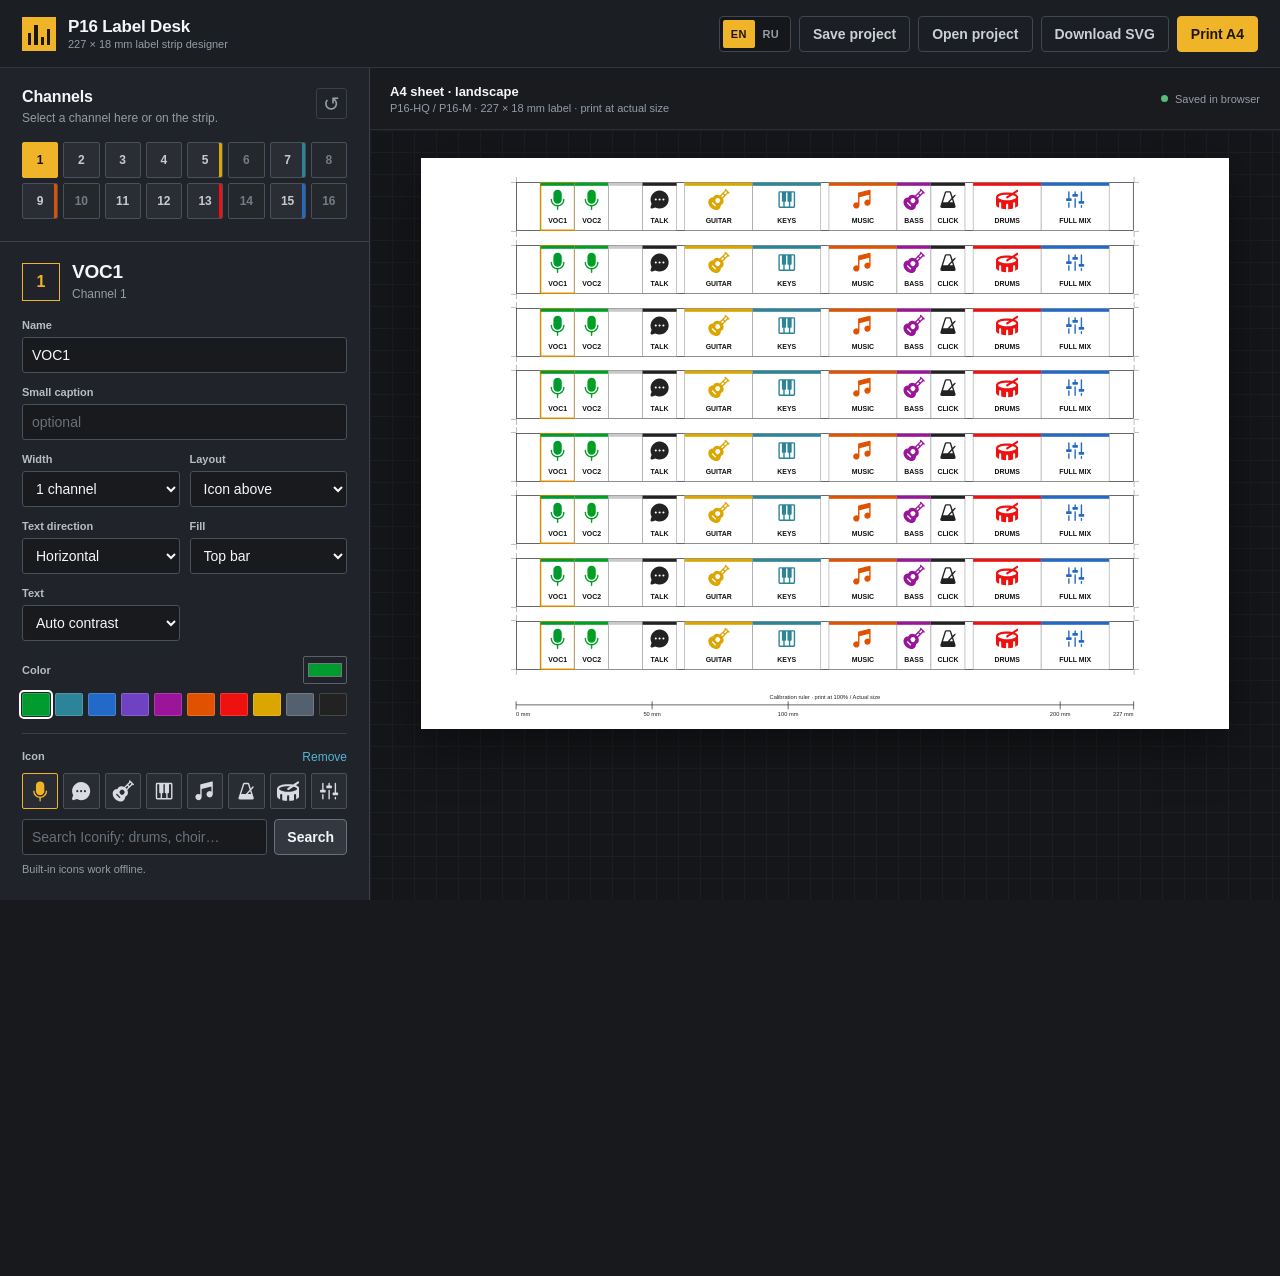
<file: index.html>
<!doctype html>
<html lang="en">
<head>
  <meta charset="utf-8">
  <meta name="viewport" content="width=device-width, initial-scale=1">
  <meta name="color-scheme" content="dark">
  <meta name="description" content="Free online label strip designer for Behringer P16-M and P16-HQ personal monitor mixers. Add channel names, icons and colors, then print at actual size on A4.">
  <meta name="robots" content="index, follow">
  <link rel="canonical" href="https://p16-labels-constructor.pages.dev/">
  <link rel="alternate" hreflang="en" href="https://p16-labels-constructor.pages.dev/">
  <link rel="alternate" hreflang="ru" href="https://p16-labels-constructor.pages.dev/ru/">
  <link rel="alternate" hreflang="x-default" href="https://p16-labels-constructor.pages.dev/">
  <meta property="og:type" content="website">
  <meta property="og:site_name" content="P16 Label Desk">
  <meta property="og:title" content="Behringer P16-M / P16-HQ Label Strip Designer">
  <meta property="og:description" content="Design channel labels with icons and colors, export SVG, or print up to eight exact-size strips on A4.">
  <meta property="og:url" content="https://p16-labels-constructor.pages.dev/">
  <meta name="twitter:card" content="summary">
  <meta name="twitter:title" content="Behringer P16-M / P16-HQ Label Strip Designer">
  <meta name="twitter:description" content="Free online designer for printable 227 × 18 mm P16 channel label strips.">
  <title>Behringer P16-M / P16-HQ Label Strip Designer | P16 Label Desk</title>
  <script type="application/ld+json">
    {
      "@context": "https://schema.org",
      "@type": "WebApplication",
      "name": "P16 Label Desk",
      "url": "https://p16-labels-constructor.pages.dev/",
      "description": "Free online label strip designer for Behringer P16-M and P16-HQ personal monitor mixers.",
      "applicationCategory": "DesignApplication",
      "operatingSystem": "Any",
      "browserRequirements": "Requires a modern browser with JavaScript",
      "inLanguage": "en",
      "isAccessibleForFree": true,
      "offers": { "@type": "Offer", "price": "0", "priceCurrency": "USD" }
    }
  </script>
  <link rel="stylesheet" href="styles.css?v=20260908-1">
</head>
<body>
  <header class="topbar">
    <div class="brand" aria-label="P16 Label Desk">
      <span class="brand-mark" aria-hidden="true"><i></i><i></i><i></i><i></i></span>
      <div><h1>P16 Label Desk</h1><small id="brandSubtitle">227 × 18 mm label strip designer</small></div>
    </div>
    <div class="top-actions">
      <div class="language-switcher" role="group" aria-label="Interface language" data-i18n-aria-label="language.label">
        <button type="button" data-language="en" aria-pressed="true">EN</button>
        <button type="button" data-language="ru" aria-pressed="false">RU</button>
      </div>
      <button class="button ghost" id="exportJson" type="button" data-i18n="actions.saveProject">Save project</button>
      <label class="button ghost file-button" for="importJson" data-i18n="actions.openProject">Open project</label>
      <input id="importJson" type="file" accept="application/json,.json" hidden>
      <button class="button ghost" id="downloadSvg" type="button" data-i18n="actions.downloadSvg">Download SVG</button>
      <button class="button primary" id="printSheet" type="button" data-i18n="actions.printA4">Print A4</button>
    </div>
  </header>

  <main class="workspace">
    <aside class="editor" aria-label="Label editor" data-i18n-aria-label="aria.editor">
      <section class="editor-section channel-section">
        <div class="section-heading">
          <div>
            <h2 data-i18n="channels.heading">Channels</h2>
            <p data-i18n="channels.hint">Select a channel here or on the strip.</p>
          </div>
          <button class="icon-button" id="resetProject" type="button" title="Reset to the default layout" aria-label="Reset to the default layout" data-i18n-title="actions.reset" data-i18n-aria-label="actions.reset">↺</button>
        </div>
        <div class="channel-grid" id="channelGrid" aria-label="Channel selection" data-i18n-aria-label="aria.channelSelection"></div>
      </section>

      <section class="editor-section selected-section">
        <div class="selected-heading">
          <span class="channel-badge" id="selectedNumber">1</span>
          <div><h2 id="selectedTitle">VOC1</h2><p id="selectedRange">Channel 1</p></div>
        </div>

        <div class="form-grid">
          <label class="field field-wide">
            <span data-i18n="fields.name">Name</span>
            <input id="channelName" data-testid="channel-name" type="text" maxlength="24" autocomplete="off">
          </label>
          <label class="field field-wide">
            <span data-i18n="fields.subtitle">Small caption</span>
            <input id="channelSubtitle" type="text" maxlength="32" placeholder="optional" data-i18n-placeholder="fields.optional" autocomplete="off">
          </label>
          <label class="field">
            <span data-i18n="fields.width">Width</span>
            <select id="channelSpan">
              <option value="1" data-i18n="span.one">1 channel</option>
              <option value="2" data-i18n="span.two">2 channels</option>
            </select>
          </label>
          <label class="field">
            <span data-i18n="fields.layout">Layout</span>
            <select id="channelLayout">
              <option value="stack" data-i18n="layout.stack">Icon above</option>
              <option value="left" data-i18n="layout.left">Icon on the left</option>
              <option value="text" data-i18n="layout.text">Text only</option>
              <option value="icon" data-i18n="layout.icon">Icon only</option>
            </select>
          </label>
          <label class="field">
            <span data-i18n="fields.orientation">Text direction</span>
            <select id="channelOrientation">
              <option value="horizontal" data-i18n="orientation.horizontal">Horizontal</option>
              <option value="vertical" data-i18n="orientation.vertical">Vertical · top to bottom</option>
              <option value="vertical-reverse" data-i18n="orientation.verticalReverse">Vertical · bottom to top</option>
            </select>
          </label>
          <label class="field">
            <span data-i18n="fields.fill">Fill</span>
            <select id="channelFill">
              <option value="top" data-i18n="fill.top">Top bar</option>
              <option value="bottom" data-i18n="fill.bottom">Bottom bar</option>
              <option value="full" data-i18n="fill.full">Full</option>
              <option value="soft" data-i18n="fill.soft">Soft background</option>
              <option value="outline" data-i18n="fill.outline">Colored outline</option>
              <option value="icon" data-i18n="fill.icon">Icon only</option>
            </select>
          </label>
          <label class="field">
            <span data-i18n="fields.text">Text</span>
            <select id="channelTextColor">
              <option value="auto" data-i18n="text.auto">Auto contrast</option>
              <option value="dark" data-i18n="text.dark">Dark</option>
              <option value="light" data-i18n="text.light">White</option>
              <option value="color" data-i18n="text.color">Match icon color</option>
            </select>
          </label>
        </div>

        <div class="color-row">
          <label class="color-field"><span data-i18n="fields.color">Color</span><input id="channelColor" type="color"></label>
          <div class="swatches" id="colorSwatches" aria-label="Color presets" data-i18n-aria-label="aria.colorPresets"></div>
        </div>

        <div class="icon-editor">
          <div class="field-label-row"><span data-i18n="fields.icon">Icon</span><button id="removeIcon" class="text-button" type="button" data-i18n="actions.remove">Remove</button></div>
          <div class="icon-grid" id="builtinIcons" aria-label="Recommended icons" data-i18n-aria-label="aria.recommendedIcons"></div>
          <form class="icon-search" id="iconSearchForm">
            <input id="iconSearch" type="search" placeholder="Search Iconify: drums, choir…" data-i18n-placeholder="icons.searchPlaceholder" autocomplete="off">
            <button class="button small" type="submit" data-i18n="actions.search">Search</button>
          </form>
          <p class="search-status" id="searchStatus" data-default-status="true">Built-in icons work offline.</p>
          <div class="icon-grid search-results" id="iconResults" aria-live="polite"></div>
        </div>

        <button class="button danger-quiet" id="clearChannel" type="button" data-i18n="actions.clearChannel">Clear selected channel</button>
      </section>

      <section class="editor-section global-section">
        <div class="section-heading"><div><h2 data-i18n="sheet.heading">Whole sheet</h2><p data-i18n="sheet.hint">Settings shared by all labels.</p></div></div>
        <div class="form-grid">
          <p class="geometry-note field-wide" id="geometrySummary">227 × 18 mm · channel 12.5 mm · group gap 3 mm</p>
          <label class="field">
            <span data-i18n="fields.font">Font</span>
            <select id="fontFamily">
              <option value="narrow">Arial Narrow</option>
              <option value="neutral">Arial</option>
              <option value="humanist">Trebuchet</option>
              <option value="serif">Georgia</option>
              <option value="mono">Courier</option>
              <option value="display">Impact</option>
            </select>
          </label>
          <label class="field">
            <span data-i18n="fields.copies">Copies on A4</span>
            <select id="copies">
              <option>1</option><option>2</option><option>3</option><option>4</option>
              <option>5</option><option>6</option><option>7</option><option selected>8</option>
            </select>
          </label>
          <label class="field field-wide range-field">
            <span><span data-i18n="fields.titleSize">Name size</span> <output id="titleSizeValue">2.55 mm</output></span>
            <input id="titleSize" type="range" min="1.8" max="3.6" step="0.05" value="2.55">
          </label>
          <label class="field field-wide range-field">
            <span><span data-i18n="fields.iconSize">Icon size</span> <output id="iconSizeValue">8.2 mm</output></span>
            <input id="iconSize" type="range" min="5" max="10.5" step="0.1" value="8.2">
          </label>
        </div>
        <div class="switch-list">
          <label class="switch"><input id="uppercase" type="checkbox" checked><span class="switch-track"></span><span class="switch-copy" data-i18n="fields.uppercase">Uppercase name</span></label>
          <label class="switch"><input id="showCalibration" type="checkbox" checked><span class="switch-track"></span><span class="switch-copy" data-i18n="fields.calibration">227 mm calibration ruler</span></label>
        </div>
      </section>

      <section class="editor-section about-section" aria-labelledby="aboutHeading">
        <h2 id="aboutHeading" data-i18n="about.heading">Printable labels for Behringer P16 personal mixers</h2>
        <p data-i18n="about.intro">Create a 227 × 18 mm channel label strip for Behringer P16-M and P16-HQ personal monitor mixers. Add names, captions, icons and colors, then export SVG or print up to eight strips on one A4 sheet.</p>
        <ol>
          <li data-i18n="about.stepOne">Choose a channel and enter its name.</li>
          <li data-i18n="about.stepTwo">Pick an icon, color and layout.</li>
          <li data-i18n="about.stepThree">Print at 100% / Actual size and verify the 50 mm ruler.</li>
        </ol>
        <p class="about-links">
          <a href="/ru/" hreflang="ru" data-i18n="about.russian">Русская версия</a>
          <a href="https://github.com/boochamoocha/p16-labels-constructor" rel="external" data-i18n="about.source">Source code on GitHub</a>
        </p>
        <p class="disclaimer" data-i18n="about.disclaimer">Unofficial community tool. Not affiliated with Behringer or Music Tribe.</p>
      </section>
    </aside>

    <section class="canvas" aria-label="Print preview" data-i18n-aria-label="aria.printPreview">
      <div class="canvas-toolbar">
        <div>
          <strong data-i18n="preview.heading">A4 sheet · landscape</strong>
          <span id="stripDescription">P16-HQ / P16-M · 227 × 18 mm label · print at actual size</span>
        </div>
        <div class="save-state" id="saveState"><span class="save-dot"></span><span id="saveStateText">Saved in browser</span></div>
      </div>
      <div class="sheet-stage">
        <div class="sheet" id="printSheetPreview" aria-label="A4 sheet with label strips" data-i18n-aria-label="aria.printSheet"></div>
      </div>
    </section>
  </main>

  <div class="toast" id="toast" role="status" aria-live="polite"></div>
  <script src="app.js?v=20261104-2"></script>
</body>
</html>
</file>
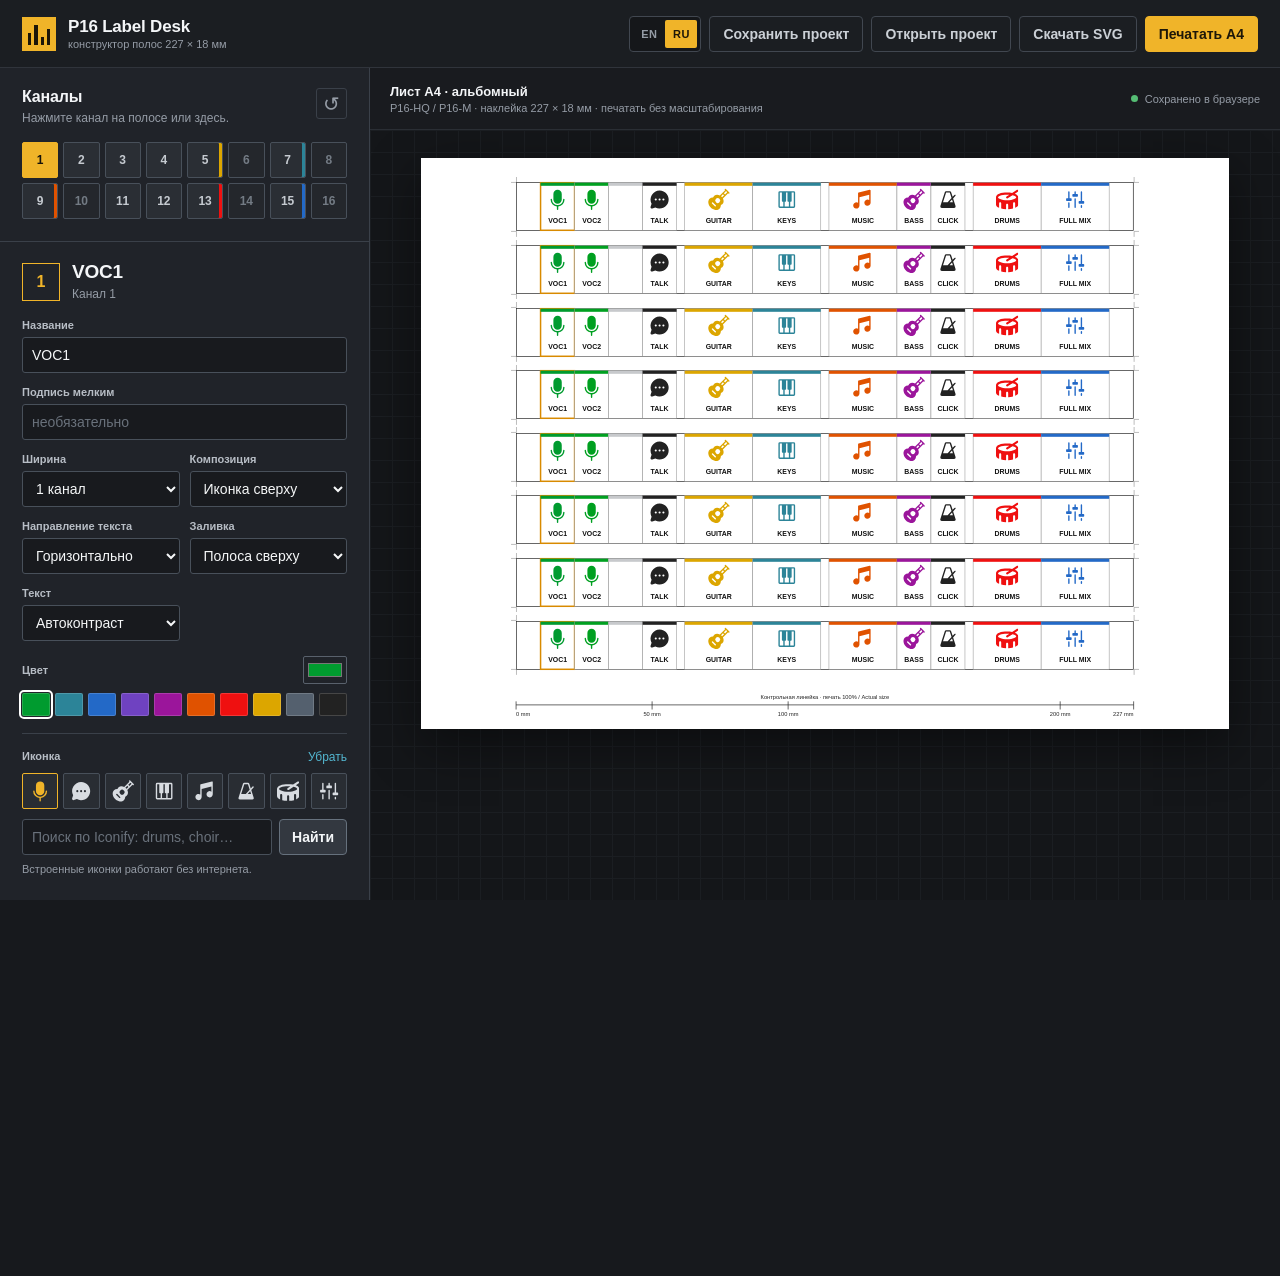
<file: ru/index.html>
<!doctype html>
<html lang="ru" data-page-language="ru">
<head>
  <meta charset="utf-8">
  <meta name="viewport" content="width=device-width, initial-scale=1">
  <meta name="color-scheme" content="dark">
  <meta name="description" content="Бесплатный онлайн-конструктор полос подписей для персональных микшеров Behringer P16-M и P16-HQ. Названия каналов, иконки, цвета и точная печать на A4.">
  <meta name="robots" content="index, follow">
  <link rel="canonical" href="https://p16-labels-constructor.pages.dev/ru/">
  <link rel="alternate" hreflang="en" href="https://p16-labels-constructor.pages.dev/">
  <link rel="alternate" hreflang="ru" href="https://p16-labels-constructor.pages.dev/ru/">
  <link rel="alternate" hreflang="x-default" href="https://p16-labels-constructor.pages.dev/">
  <meta property="og:type" content="website">
  <meta property="og:site_name" content="P16 Label Desk">
  <meta property="og:title" content="Конструктор подписей Behringer P16-M / P16-HQ">
  <meta property="og:description" content="Создавайте подписи каналов с иконками и цветами, скачивайте SVG или печатайте до восьми полос точного размера на A4.">
  <meta property="og:url" content="https://p16-labels-constructor.pages.dev/ru/">
  <meta name="twitter:card" content="summary">
  <meta name="twitter:title" content="Конструктор подписей Behringer P16-M / P16-HQ">
  <meta name="twitter:description" content="Бесплатный конструктор печатных полос подписей P16 размером 227 × 18 мм.">
  <title>Конструктор подписей Behringer P16-M / P16-HQ | P16 Label Desk</title>
  <script type="application/ld+json">
    {
      "@context": "https://schema.org",
      "@type": "WebApplication",
      "name": "P16 Label Desk",
      "url": "https://p16-labels-constructor.pages.dev/ru/",
      "description": "Бесплатный онлайн-конструктор полос подписей для персональных микшеров Behringer P16-M и P16-HQ.",
      "applicationCategory": "DesignApplication",
      "operatingSystem": "Any",
      "browserRequirements": "Requires a modern browser with JavaScript",
      "inLanguage": "ru",
      "isAccessibleForFree": true,
      "offers": { "@type": "Offer", "price": "0", "priceCurrency": "USD" }
    }
  </script>
  <link rel="stylesheet" href="../styles.css?v=20260908-1">
</head>
<body>
  <header class="topbar">
    <div class="brand" aria-label="P16 Label Desk">
      <span class="brand-mark" aria-hidden="true"><i></i><i></i><i></i><i></i></span>
      <div><h1>P16 Label Desk</h1><small id="brandSubtitle">конструктор полос 227 × 18 мм</small></div>
    </div>
    <div class="top-actions">
      <div class="language-switcher" role="group" aria-label="Interface language" data-i18n-aria-label="language.label">
        <button type="button" data-language="en" aria-pressed="false">EN</button>
        <button type="button" data-language="ru" aria-pressed="true">RU</button>
      </div>
      <button class="button ghost" id="exportJson" type="button" data-i18n="actions.saveProject">Save project</button>
      <label class="button ghost file-button" for="importJson" data-i18n="actions.openProject">Open project</label>
      <input id="importJson" type="file" accept="application/json,.json" hidden>
      <button class="button ghost" id="downloadSvg" type="button" data-i18n="actions.downloadSvg">Download SVG</button>
      <button class="button primary" id="printSheet" type="button" data-i18n="actions.printA4">Print A4</button>
    </div>
  </header>

  <main class="workspace">
    <aside class="editor" aria-label="Label editor" data-i18n-aria-label="aria.editor">
      <section class="editor-section channel-section">
        <div class="section-heading">
          <div>
            <h2 data-i18n="channels.heading">Channels</h2>
            <p data-i18n="channels.hint">Select a channel here or on the strip.</p>
          </div>
          <button class="icon-button" id="resetProject" type="button" title="Reset to the default layout" aria-label="Reset to the default layout" data-i18n-title="actions.reset" data-i18n-aria-label="actions.reset">↺</button>
        </div>
        <div class="channel-grid" id="channelGrid" aria-label="Channel selection" data-i18n-aria-label="aria.channelSelection"></div>
      </section>

      <section class="editor-section selected-section">
        <div class="selected-heading">
          <span class="channel-badge" id="selectedNumber">1</span>
          <div><h2 id="selectedTitle">VOC1</h2><p id="selectedRange">Channel 1</p></div>
        </div>

        <div class="form-grid">
          <label class="field field-wide">
            <span data-i18n="fields.name">Name</span>
            <input id="channelName" data-testid="channel-name" type="text" maxlength="24" autocomplete="off">
          </label>
          <label class="field field-wide">
            <span data-i18n="fields.subtitle">Small caption</span>
            <input id="channelSubtitle" type="text" maxlength="32" placeholder="optional" data-i18n-placeholder="fields.optional" autocomplete="off">
          </label>
          <label class="field">
            <span data-i18n="fields.width">Width</span>
            <select id="channelSpan">
              <option value="1" data-i18n="span.one">1 channel</option>
              <option value="2" data-i18n="span.two">2 channels</option>
            </select>
          </label>
          <label class="field">
            <span data-i18n="fields.layout">Layout</span>
            <select id="channelLayout">
              <option value="stack" data-i18n="layout.stack">Icon above</option>
              <option value="left" data-i18n="layout.left">Icon on the left</option>
              <option value="text" data-i18n="layout.text">Text only</option>
              <option value="icon" data-i18n="layout.icon">Icon only</option>
            </select>
          </label>
          <label class="field">
            <span data-i18n="fields.orientation">Text direction</span>
            <select id="channelOrientation">
              <option value="horizontal" data-i18n="orientation.horizontal">Horizontal</option>
              <option value="vertical" data-i18n="orientation.vertical">Vertical · top to bottom</option>
              <option value="vertical-reverse" data-i18n="orientation.verticalReverse">Vertical · bottom to top</option>
            </select>
          </label>
          <label class="field">
            <span data-i18n="fields.fill">Fill</span>
            <select id="channelFill">
              <option value="top" data-i18n="fill.top">Top bar</option>
              <option value="bottom" data-i18n="fill.bottom">Bottom bar</option>
              <option value="full" data-i18n="fill.full">Full</option>
              <option value="soft" data-i18n="fill.soft">Soft background</option>
              <option value="outline" data-i18n="fill.outline">Colored outline</option>
              <option value="icon" data-i18n="fill.icon">Icon only</option>
            </select>
          </label>
          <label class="field">
            <span data-i18n="fields.text">Text</span>
            <select id="channelTextColor">
              <option value="auto" data-i18n="text.auto">Auto contrast</option>
              <option value="dark" data-i18n="text.dark">Dark</option>
              <option value="light" data-i18n="text.light">White</option>
              <option value="color" data-i18n="text.color">Match icon color</option>
            </select>
          </label>
        </div>

        <div class="color-row">
          <label class="color-field"><span data-i18n="fields.color">Color</span><input id="channelColor" type="color"></label>
          <div class="swatches" id="colorSwatches" aria-label="Color presets" data-i18n-aria-label="aria.colorPresets"></div>
        </div>

        <div class="icon-editor">
          <div class="field-label-row"><span data-i18n="fields.icon">Icon</span><button id="removeIcon" class="text-button" type="button" data-i18n="actions.remove">Remove</button></div>
          <div class="icon-grid" id="builtinIcons" aria-label="Recommended icons" data-i18n-aria-label="aria.recommendedIcons"></div>
          <form class="icon-search" id="iconSearchForm">
            <input id="iconSearch" type="search" placeholder="Search Iconify: drums, choir…" data-i18n-placeholder="icons.searchPlaceholder" autocomplete="off">
            <button class="button small" type="submit" data-i18n="actions.search">Search</button>
          </form>
          <p class="search-status" id="searchStatus" data-default-status="true">Built-in icons work offline.</p>
          <div class="icon-grid search-results" id="iconResults" aria-live="polite"></div>
        </div>

        <button class="button danger-quiet" id="clearChannel" type="button" data-i18n="actions.clearChannel">Clear selected channel</button>
      </section>

      <section class="editor-section global-section">
        <div class="section-heading"><div><h2 data-i18n="sheet.heading">Whole sheet</h2><p data-i18n="sheet.hint">Settings shared by all labels.</p></div></div>
        <div class="form-grid">
          <p class="geometry-note field-wide" id="geometrySummary">227 × 18 mm · channel 12.5 mm · group gap 3 mm</p>
          <label class="field">
            <span data-i18n="fields.font">Font</span>
            <select id="fontFamily">
              <option value="narrow">Arial Narrow</option>
              <option value="neutral">Arial</option>
              <option value="humanist">Trebuchet</option>
              <option value="serif">Georgia</option>
              <option value="mono">Courier</option>
              <option value="display">Impact</option>
            </select>
          </label>
          <label class="field">
            <span data-i18n="fields.copies">Copies on A4</span>
            <select id="copies">
              <option>1</option><option>2</option><option>3</option><option>4</option>
              <option>5</option><option>6</option><option>7</option><option selected>8</option>
            </select>
          </label>
          <label class="field field-wide range-field">
            <span><span data-i18n="fields.titleSize">Name size</span> <output id="titleSizeValue">2.55 mm</output></span>
            <input id="titleSize" type="range" min="1.8" max="3.6" step="0.05" value="2.55">
          </label>
          <label class="field field-wide range-field">
            <span><span data-i18n="fields.iconSize">Icon size</span> <output id="iconSizeValue">8.2 mm</output></span>
            <input id="iconSize" type="range" min="5" max="10.5" step="0.1" value="8.2">
          </label>
        </div>
        <div class="switch-list">
          <label class="switch"><input id="uppercase" type="checkbox" checked><span class="switch-track"></span><span class="switch-copy" data-i18n="fields.uppercase">Uppercase name</span></label>
          <label class="switch"><input id="showCalibration" type="checkbox" checked><span class="switch-track"></span><span class="switch-copy" data-i18n="fields.calibration">227 mm calibration ruler</span></label>
        </div>
      </section>

      <section class="editor-section about-section" aria-labelledby="aboutHeading">
        <h2 id="aboutHeading" data-i18n="about.heading">Печатные подписи для персональных микшеров Behringer P16</h2>
        <p data-i18n="about.intro">Создайте полосу подписей каналов размером 227 × 18 мм для персональных мониторных микшеров Behringer P16-M и P16-HQ. Добавьте названия, мелкие подписи, иконки и цвета, затем скачайте SVG или напечатайте до восьми полос на одном листе A4.</p>
        <ol>
          <li data-i18n="about.stepOne">Выберите канал и введите его название.</li>
          <li data-i18n="about.stepTwo">Выберите иконку, цвет и композицию.</li>
          <li data-i18n="about.stepThree">Печатайте в масштабе 100% / Actual size и проверьте линейку 50 мм.</li>
        </ol>
        <p class="about-links">
          <a href="/" hreflang="en">English version</a>
          <a href="https://github.com/boochamoocha/p16-labels-constructor" rel="external" data-i18n="about.source">Исходный код на GitHub</a>
        </p>
        <p class="disclaimer" data-i18n="about.disclaimer">Неофициальный инструмент сообщества. Не связан с Behringer или Music Tribe.</p>
      </section>
    </aside>

    <section class="canvas" aria-label="Print preview" data-i18n-aria-label="aria.printPreview">
      <div class="canvas-toolbar">
        <div>
          <strong data-i18n="preview.heading">A4 sheet · landscape</strong>
          <span id="stripDescription">P16-HQ / P16-M · 227 × 18 mm label · print at actual size</span>
        </div>
        <div class="save-state" id="saveState"><span class="save-dot"></span><span id="saveStateText">Saved in browser</span></div>
      </div>
      <div class="sheet-stage">
        <div class="sheet" id="printSheetPreview" aria-label="A4 sheet with label strips" data-i18n-aria-label="aria.printSheet"></div>
      </div>
    </section>
  </main>

  <div class="toast" id="toast" role="status" aria-live="polite"></div>
  <script src="../app.js?v=20261104-2"></script>
</body>
</html>
</file>
<file: styles.css>
:root {
  color-scheme: dark;
  --ink: #f4f6f8;
  --muted: #959ca6;
  --panel: #202329;
  --panel-2: #292d34;
  --panel-3: #333840;
  --line: #3a4049;
  --line-hot: #66717d;
  --paper: #fff;
  --amber: #f0b429;
  --amber-dark: #1d1708;
  --cyan: #53b7d1;
  --danger: #ff6b5e;
  --shadow: 0 22px 70px rgba(0, 0, 0, .46);
  --ui-font: Inter, "SF Pro Text", -apple-system, BlinkMacSystemFont, "Segoe UI", sans-serif;
}

* { box-sizing: border-box; }

html, body { min-height: 100%; }

body {
  margin: 0;
  background: #17191d;
  color: var(--ink);
  font-family: var(--ui-font);
  font-size: 14px;
  overflow: hidden;
}

button, input, select { font: inherit; }
button, label[for], select, input[type="color"], input[type="range"] { cursor: pointer; }

button:focus-visible,
input:focus-visible,
select:focus-visible,
label[for]:focus-visible {
  outline: 2px solid var(--cyan);
  outline-offset: 2px;
}

.topbar {
  height: 68px;
  display: flex;
  align-items: center;
  justify-content: space-between;
  gap: 24px;
  padding: 0 22px;
  background: #1b1e22;
  border-bottom: 1px solid #30343b;
}

.brand { display: flex; align-items: center; gap: 12px; min-width: 245px; }
.brand h1 { display: block; margin: 0; font-size: 17px; line-height: 1.15; letter-spacing: -.2px; }
.brand small { display: block; margin-top: 2px; color: var(--muted); font-size: 11px; }
.brand-mark { width: 34px; height: 34px; display: flex; align-items: end; gap: 3px; padding: 6px; background: var(--amber); }
.brand-mark i { display: block; width: 4px; background: var(--amber-dark); }
.brand-mark i:nth-child(1) { height: 12px; }
.brand-mark i:nth-child(2) { height: 20px; }
.brand-mark i:nth-child(3) { height: 8px; }
.brand-mark i:nth-child(4) { height: 16px; }

.top-actions { display: flex; align-items: center; gap: 8px; }
.language-switcher {
  display: inline-flex;
  padding: 3px;
  border: 1px solid #414750;
  border-radius: 4px;
  background: #15171a;
}
.language-switcher button {
  min-width: 32px;
  min-height: 28px;
  border: 0;
  border-radius: 2px;
  background: transparent;
  color: var(--muted);
  font-size: 11px;
  font-weight: 750;
  letter-spacing: .4px;
}
.language-switcher button:hover { color: #fff; }
.language-switcher button.active { background: var(--amber); color: var(--amber-dark); }
.button {
  min-height: 36px;
  border: 1px solid var(--line-hot);
  border-radius: 4px;
  padding: 8px 13px;
  background: var(--panel-3);
  color: var(--ink);
  font-weight: 650;
  line-height: 1;
}
.button:hover { border-color: #8a96a2; background: #3b414a; }
.button.ghost { background: transparent; color: #cbd0d6; border-color: #414750; }
.button.ghost:hover { background: #292d33; color: #fff; }
.button.primary { border-color: var(--amber); background: var(--amber); color: var(--amber-dark); }
.button.primary:hover { background: #ffc13e; }
.button.small { min-height: 34px; padding: 7px 12px; }
.file-button { display: inline-flex; align-items: center; }
.icon-button { width: 31px; height: 31px; border: 1px solid var(--line); background: transparent; color: var(--muted); border-radius: 3px; font-size: 20px; line-height: 1; }
.icon-button:hover { color: #fff; border-color: var(--line-hot); }
.text-button { border: 0; padding: 0; background: transparent; color: var(--cyan); font-size: 12px; }
.text-button:hover { text-decoration: underline; }
.danger-quiet { width: 100%; margin-top: 14px; color: #ffaaa2; border-color: #60413f; background: transparent; }
.danger-quiet:hover { border-color: #92504b; background: #392624; }

.workspace {
  height: calc(100vh - 68px);
  display: grid;
  grid-template-columns: 370px minmax(0, 1fr);
}

.editor {
  overflow-y: auto;
  background: var(--panel);
  border-right: 1px solid var(--line);
  scrollbar-color: #4d545f transparent;
}

.editor-section { padding: 20px 22px 22px; border-bottom: 1px solid var(--line); }
.editor-section:last-child { border-bottom: 0; }
.section-heading { display: flex; justify-content: space-between; align-items: start; gap: 16px; margin-bottom: 15px; }
.section-heading h1, .section-heading h2 { margin: 0; font-size: 16px; font-weight: 720; letter-spacing: -.15px; }
.section-heading p { margin: 4px 0 0; color: var(--muted); font-size: 12px; line-height: 1.4; }

.about-section { color: #c7ccd2; }
.about-section h2 { margin: 0 0 10px; color: #f4f6f8; font-size: 15px; line-height: 1.35; }
.about-section p, .about-section li { font-size: 12px; line-height: 1.55; }
.about-section p { margin: 0 0 10px; }
.about-section ol { margin: 0 0 13px; padding-left: 20px; }
.about-section li + li { margin-top: 4px; }
.about-links { display: flex; flex-wrap: wrap; gap: 7px 14px; }
.about-links a { color: var(--cyan); text-underline-offset: 2px; }
.about-section .disclaimer { margin: 13px 0 0; color: var(--muted); font-size: 10px; }

.channel-grid { display: grid; grid-template-columns: repeat(8, 1fr); gap: 5px; }
.channel-button {
  aspect-ratio: 1;
  border: 1px solid #48505a;
  border-radius: 2px;
  background: #2a2e34;
  color: #c5cad0;
  font-size: 12px;
  font-weight: 750;
}
.channel-button:hover { border-color: #7a8590; color: #fff; }
.channel-button.active { border-color: var(--amber); background: var(--amber); color: #17130a; }
.channel-button.linked { box-shadow: inset -3px 0 0 var(--channel-color, #777); }
.channel-button.consumed { color: #737b84; background: #24272c; }

.selected-heading { display: flex; align-items: center; gap: 12px; margin-bottom: 18px; }
.selected-heading h2 { margin: 0; font-size: 19px; line-height: 1.1; letter-spacing: -.25px; }
.selected-heading p { margin: 4px 0 0; color: var(--muted); font-size: 12px; }
.channel-badge { width: 38px; height: 38px; display: grid; place-items: center; border: 1px solid var(--amber); color: var(--amber); font-size: 16px; font-weight: 800; }

.form-grid { display: grid; grid-template-columns: 1fr 1fr; gap: 13px 10px; }
.field { display: grid; gap: 6px; min-width: 0; }
.field-wide { grid-column: 1 / -1; }
.field > span, .color-field > span, .field-label-row > span { color: #b7bdc5; font-size: 11px; font-weight: 650; }
.field input[type="text"], .field input[type="search"], .field select, .icon-search input, select {
  width: 100%;
  min-height: 36px;
  border: 1px solid #48505a;
  border-radius: 3px;
  padding: 7px 9px;
  background: #181a1e;
  color: #f5f7f8;
}
.field input::placeholder, .icon-search input::placeholder { color: #69717b; }
.field input:hover, .field select:hover, .icon-search input:hover { border-color: #68737f; }
.field input:focus, .field select:focus, .icon-search input:focus { border-color: var(--cyan); }

.range-field > span { display: flex; justify-content: space-between; }
.range-field output { color: var(--amber); font-variant-numeric: tabular-nums; }
input[type="range"] { width: 100%; accent-color: var(--amber); }
.geometry-note {
  margin: -5px 0 1px;
  padding-left: 9px;
  border-left: 2px solid #69737e;
  color: var(--muted);
  font-size: 11px;
  line-height: 1.45;
}

.color-row { margin-top: 15px; display: grid; gap: 9px; }
.color-field { display: flex; align-items: center; justify-content: space-between; }
.color-field input { width: 44px; height: 28px; border: 1px solid #59616c; border-radius: 2px; padding: 2px; background: transparent; }
.swatches { display: grid; grid-template-columns: repeat(10, 1fr); gap: 5px; }
.swatch { height: 23px; border: 1px solid rgba(255,255,255,.16); border-radius: 2px; background: var(--swatch); }
.swatch:hover, .swatch.active { outline: 2px solid #fff; outline-offset: 1px; }

.icon-editor { margin-top: 17px; padding-top: 16px; border-top: 1px solid var(--line); }
.field-label-row { display: flex; justify-content: space-between; margin-bottom: 9px; }
.icon-grid { display: grid; grid-template-columns: repeat(8, 1fr); gap: 5px; }
.icon-choice {
  aspect-ratio: 1;
  display: grid;
  place-items: center;
  min-width: 0;
  padding: 6px;
  border: 1px solid #48505a;
  border-radius: 2px;
  background: #292d33;
  color: #d8dce1;
}
.icon-choice:hover { border-color: #7e8994; background: #333840; }
.icon-choice.active { border-color: var(--amber); color: var(--amber); }
.icon-choice svg, .icon-choice img { width: 100%; height: 100%; object-fit: contain; }
.icon-search { display: grid; grid-template-columns: 1fr auto; gap: 7px; margin-top: 10px; }
.search-status { min-height: 17px; margin: 7px 0 8px; color: var(--muted); font-size: 11px; line-height: 1.4; }
.search-results:empty { display: none; }

.switch-list { display: grid; gap: 10px; margin-top: 16px; }
.switch { display: flex; align-items: center; gap: 9px; color: #c5cad0; font-size: 12px; }
.switch input { position: absolute; opacity: 0; pointer-events: none; }
.switch-track { position: relative; width: 33px; height: 19px; border-radius: 20px; background: #4a515b; flex: none; }
.switch-track::after { content: ""; position: absolute; top: 3px; left: 3px; width: 13px; height: 13px; border-radius: 50%; background: #fff; transition: transform .15s ease; }
.switch-copy { min-width: 0; }
.switch input:checked + .switch-track { background: var(--amber); }
.switch input:checked + .switch-track::after { transform: translateX(14px); background: #211b0b; }
.switch input:focus-visible + .switch-track { outline: 2px solid var(--cyan); outline-offset: 2px; }

.canvas { min-width: 0; display: grid; grid-template-rows: auto 1fr; background: #121417; }
.canvas-toolbar { min-height: 62px; display: flex; align-items: center; justify-content: space-between; gap: 18px; padding: 11px 20px; border-bottom: 1px solid #2a2e34; background: #191b1f; }
.canvas-toolbar strong { display: block; font-size: 13px; }
.canvas-toolbar span { display: block; margin-top: 3px; color: var(--muted); font-size: 11px; }
.save-state { display: flex; align-items: center; gap: 7px; color: #9098a2; font-size: 11px; white-space: nowrap; }
.save-state > .save-dot { width: 7px; height: 7px; margin: 0; border-radius: 50%; background: #55bd74; }
.save-state > #saveStateText { margin: 0; }
.save-state.saving > .save-dot { background: var(--amber); }

.sheet-stage {
  min-width: 0;
  overflow: auto;
  display: grid;
  place-items: start center;
  padding: 28px;
  background-color: #141619;
  background-image: linear-gradient(#1b1e22 1px, transparent 1px), linear-gradient(90deg, #1b1e22 1px, transparent 1px);
  background-size: 22px 22px;
  scrollbar-color: #4d545f transparent;
}

.sheet {
  position: relative;
  width: 297mm;
  height: 210mm;
  flex: none;
  padding-top: 7mm;
  display: flex;
  flex-direction: column;
  align-items: center;
  gap: 1mm;
  background: var(--paper);
  color: #111;
  box-shadow: var(--shadow);
}

.strip-cut {
  position: relative;
  width: var(--cut-width, 231mm);
  height: var(--cut-height, 22mm);
  flex: none;
}
.strip-cut > .label-strip { position: absolute; left: 2mm; top: 2mm; width: var(--strip-width, 227mm); height: var(--strip-height, 18mm); overflow: visible; }
.strip-cut > .crop-layer { position: absolute; inset: 0; width: var(--cut-width, 231mm); height: var(--cut-height, 22mm); pointer-events: none; }
.label-hit { cursor: pointer; }
.label-hit:hover .label-frame { stroke: #008db3 !important; stroke-width: .45 !important; }
.label-hit.selected .label-frame { stroke: #d88a00 !important; stroke-width: .55 !important; }

.calibration {
  position: absolute;
  left: 35mm;
  bottom: 4mm;
  width: 227mm;
  height: 9mm;
  color: #333;
}
.calibration-ruler { display: block; width: 227mm; height: 9mm; overflow: visible; }

.toast {
  position: fixed;
  right: 18px;
  bottom: 18px;
  z-index: 20;
  max-width: 360px;
  padding: 11px 14px;
  border-left: 3px solid var(--amber);
  background: #2b3036;
  color: #fff;
  box-shadow: 0 12px 30px rgba(0,0,0,.35);
  opacity: 0;
  transform: translateY(8px);
  pointer-events: none;
  transition: opacity .16s ease, transform .16s ease;
}
.toast.show { opacity: 1; transform: translateY(0); }

@media screen {
  .sheet { zoom: .72; }
}

@media (max-width: 1180px) {
  .top-actions .ghost { display: none; }
  .workspace { grid-template-columns: 340px minmax(0, 1fr); }
}

@media screen and (max-width: 1180px) {
  .sheet { zoom: .58; }
}

@media (max-width: 820px) {
  body { overflow: auto; }
  .topbar { height: auto; min-height: 66px; padding: 10px 14px; }
  .brand small { display: none; }
  .top-actions { margin-left: auto; }
  .top-actions .button { display: none; }
  .top-actions .primary { display: inline-flex; }
  .workspace { height: auto; grid-template-columns: 1fr; }
  .editor { overflow: visible; border-right: 0; }
  .canvas { min-height: 540px; }
  .canvas-toolbar { align-items: start; }
  .save-state { display: none; }
  .sheet-stage { padding: 18px 8px; justify-items: center; }
}

@media screen and (max-width: 820px) {
  .sheet { zoom: .42; }
}

@media (prefers-reduced-motion: reduce) {
  *, *::before, *::after { transition-duration: .001ms !important; }
}

@page { size: A4 landscape; margin: 0; }

@media print {
  :root { color-scheme: light; }
  html, body { width: 297mm; height: 210mm; margin: 0; overflow: visible; background: #fff; }
  .topbar, .editor, .canvas-toolbar, .toast { display: none !important; }
  .workspace, .canvas, .sheet-stage {
    display: block;
    width: 297mm;
    height: auto;
    min-height: 210mm;
    margin: 0;
    padding: 0;
    overflow: visible;
    background: #fff;
  }
  .sheet {
    display: block;
    width: 297mm;
    height: 210mm;
    margin: 0;
    padding-top: 7mm;
    overflow: hidden;
    box-shadow: none;
    zoom: 1;
    transform: none;
  }
  .strip-cut {
    margin: 0 auto 1mm;
    break-inside: avoid;
    page-break-inside: avoid;
  }
  .strip-cut:last-of-type { margin-bottom: 0; }
  .label-hit { cursor: default; }
  .label-hit:hover .label-frame, .label-hit.selected .label-frame { stroke: #8a8a8a !important; stroke-width: .18 !important; }
}
</file>
